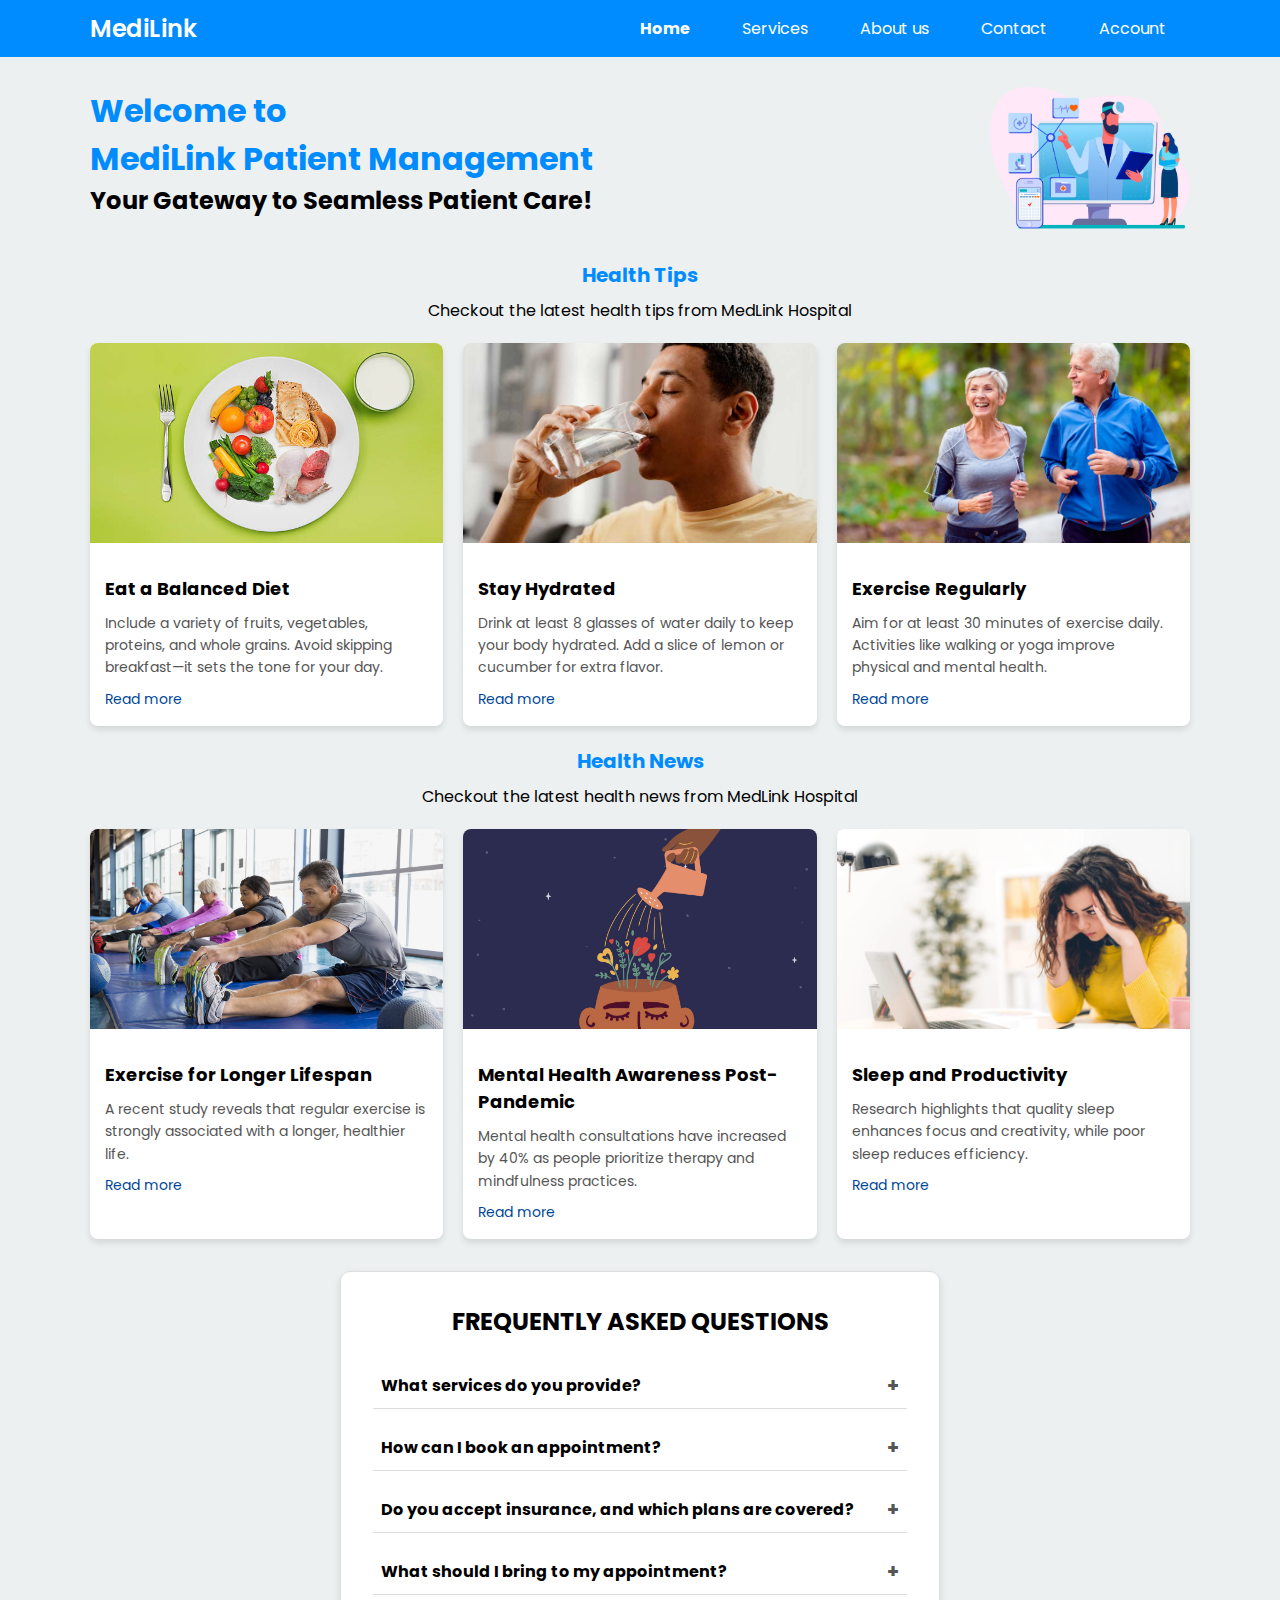
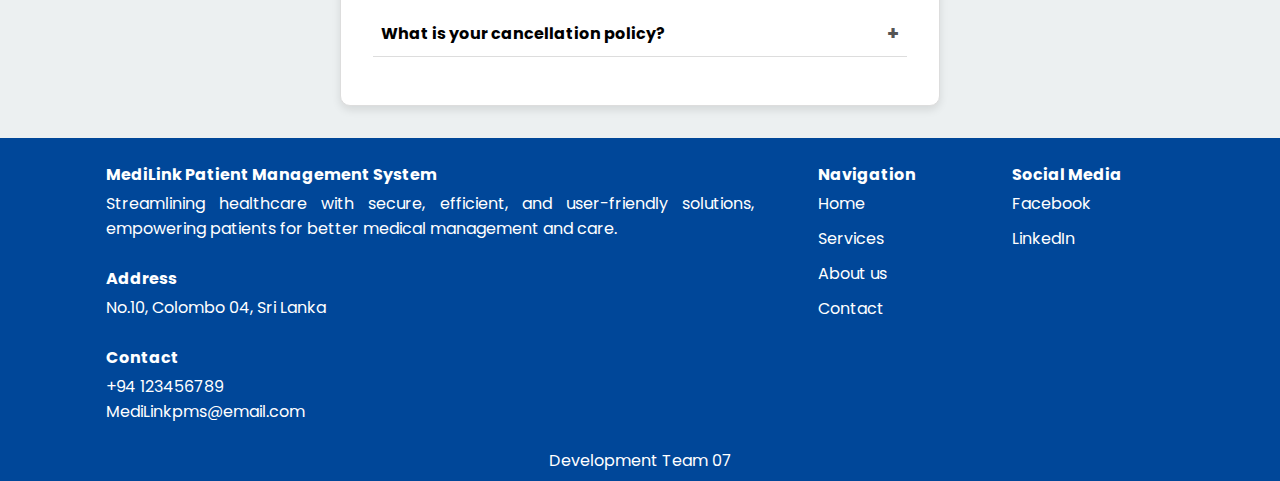
<file: index.html>
<!DOCTYPE html>
<html lang="en">
  <head>
    <title>MediLink | Home</title>
    <link rel="stylesheet" href="Style/style.css" />
    <link rel="stylesheet" href="Style/healthtips.css" />
    <link rel="stylesheet" href="Style/faq.css" />
  </head>
  <body>
    <header>
      <nav>
        <h1 class="logo">MediLink</h1>
        <ul class="menu">
          <li>
            <a href="index.html"><b>Home</b></a>
          </li>

          <li><a href="services.php">Services</a></li>

          <li><a href="aboutus.html">About us</a></li>

          <li><a href="contactus.html">Contact</a></li>

          <li><a href="signin.html">Account</a></li>
        </ul>
      </nav>
    </header>

    <div class="content header-msg">
      <div>
        <h1>Welcome to</h1>
        <h1>MediLink Patient Management</h1>
        <h2>Your Gateway to Seamless Patient Care!</h2>
      </div>

      <img src="Images/home2.png" />
    </div>

    <div class="health-container">
      <h1>Health Tips</h1>
      <h4>Checkout the latest health tips from MedLink Hospital</h4>
      <div class="tip-grid">
        <div class="tip-box">
          <div class="tip-image">
            <img src="Images/image1.jpg" alt="Eat a Balanced Diet" />
          </div>
          <div class="tip-content">
            <h3 class="tip-title">Eat a Balanced Diet</h3>
            <p class="tip-text">
              Include a variety of fruits, vegetables, proteins, and whole
              grains. Avoid skipping breakfast—it sets the tone for your day.
            </p>
            <a href="#" class="read-more">Read more</a>
          </div>
        </div>

        <div class="tip-box">
          <div class="tip-image">
            <img src="Images/image2.jpg" alt="Stay Hydrated" />
          </div>
          <div class="tip-content">
            <h3 class="tip-title">Stay Hydrated</h3>
            <p class="tip-text">
              Drink at least 8 glasses of water daily to keep your body
              hydrated. Add a slice of lemon or cucumber for extra flavor.
            </p>
            <a href="#" class="read-more">Read more</a>
          </div>
        </div>

        <div class="tip-box">
          <div class="tip-image">
            <img src="Images/image3.jpg" alt="Exercise Regularly" />
          </div>
          <div class="tip-content">
            <h3 class="tip-title">Exercise Regularly</h3>
            <p class="tip-text">
              Aim for at least 30 minutes of exercise daily. Activities like
              walking or yoga improve physical and mental health.
            </p>
            <a href="#" class="read-more">Read more</a>
          </div>
        </div>
      </div>
    </div>

    <div class="health-container">
      <h1>Health News</h1>
      <h4>Checkout the latest health news from MedLink Hospital</h4>
      <div class="tip-grid">
        <div class="tip-box">
          <div class="tip-image">
            <img src="Images/image4.jpg" alt="Exercise for Longer Lifespan" />
          </div>
          <div class="tip-content">
            <h3 class="tip-title">Exercise for Longer Lifespan</h3>
            <p class="tip-text">
              A recent study reveals that regular exercise is strongly
              associated with a longer, healthier life.
            </p>
            <a href="#" class="read-more">Read more</a>
          </div>
        </div>

        <div class="tip-box">
          <div class="tip-image">
            <img
              src="Images/image5.jpg"
              alt="Mental Health Awareness Post-Pandemic"
            />
          </div>
          <div class="tip-content">
            <h3 class="tip-title">Mental Health Awareness Post-Pandemic</h3>
            <p class="tip-text">
              Mental health consultations have increased by 40% as people
              prioritize therapy and mindfulness practices.
            </p>
            <a href="#" class="read-more">Read more</a>
          </div>
        </div>

        <div class="tip-box">
          <div class="tip-image">
            <img src="Images/image6.webp" alt="Sleep and Productivity" />
          </div>
          <div class="tip-content">
            <h3 class="tip-title">Sleep and Productivity</h3>
            <p class="tip-text">
              Research highlights that quality sleep enhances focus and
              creativity, while poor sleep reduces efficiency.
            </p>
            <a href="#" class="read-more">Read more</a>
          </div>
        </div>
      </div>
    </div>

    <section class="faq">
      <h1>FREQUENTLY ASKED QUESTIONS</h1>
      <div class="faq-container">
        <!-- FAQ Item 1 -->
        <div class="faq-item">
          <button class="faq-question" aria-expanded="false">
            <span>What services do you provide?</span>
            <span class="icon">+</span>
          </button>
          <div class="faq-answer" hidden>
            MediLink Hospital is mid scale hospital committed to delivering
            exceptional healthcare services, combining advanced medical
            technology with compassionate care.
          </div>
        </div>

        <!-- FAQ Item 2 -->
        <div class="faq-item">
          <button class="faq-question" aria-expanded="false">
            <span>How can I book an appointment?</span>
            <span class="icon">+</span>
          </button>
          <div class="faq-answer" hidden>
            MediLink Hospital is mid scale hospital committed to delivering
            exceptional healthcare services, combining advanced medical
            technology with compassionate care.
          </div>
        </div>

        <!-- FAQ Item 3 -->
        <div class="faq-item">
          <button class="faq-question" aria-expanded="false">
            <span>Do you accept insurance, and which plans are covered?</span>
            <span class="icon">+</span>
          </button>
          <div class="faq-answer" hidden>
            MediLink Hospital is mid scale hospital committed to delivering
            exceptional healthcare services, combining advanced medical
            technology with compassionate care.
          </div>
        </div>

        <!-- FAQ Item 4 -->
        <div class="faq-item">
          <button class="faq-question" aria-expanded="false">
            <span>What should I bring to my appointment?</span>
            <span class="icon">+</span>
          </button>
          <div class="faq-answer" hidden>
            MediLink Hospital is mid scale hospital committed to delivering
            exceptional healthcare services, combining advanced medical
            technology with compassionate care.
          </div>
        </div>

        <!-- FAQ Item 5 -->
        <div class="faq-item">
          <button class="faq-question" aria-expanded="false">
            <span>What is your cancellation policy?</span>
            <span class="icon">+</span>
          </button>
          <div class="faq-answer" hidden>
            MediLink Hospital is mid scale hospital committed to delivering
            exceptional healthcare services, combining advanced medical
            technology with compassionate care.
          </div>
        </div>
      </div>
    </section>
    <script src="script/faq.js"></script>

    <footer>
      <div class="container">
        <div class="item1">
          <p class="footer-title">MediLink Patient Management System</p>
          <p>
            Streamlining healthcare with secure, efficient, and user-friendly
            solutions, empowering patients for better medical management and
            care.
          </p>
          <br />
          <p class="footer-title">Address</p>
          <p>No.10, Colombo 04, Sri Lanka</p>
          <br />

          <p class="footer-title">Contact</p>
          <p>+94 123456789</p>
          <p>MediLinkpms@email.com</p>
        </div>
        <div></div>
        <div class="item2">
          <p class="footer-title">Navigation</p>
          <ul class="footer-nav">
            <li><a href="index.html">Home</a></li>

            <li><a href="services.php">Services</a></li>

            <li><a href="aboutus.html">About us</a></li>

            <li><a href="contactus.html">Contact</a></li>
          </ul>
        </div>
        <div class="item3">
          <p class="footer-title">Social Media</p>
          <ul class="footer-nav">
            <li><a href="#">Facebook</a></li>
            <li><a href="#">LinkedIn</a></li>
          </ul>
        </div>
      </div>
      <p id="credits">Development Team 07</p>
    </footer>
  </body>
</html>
</file>
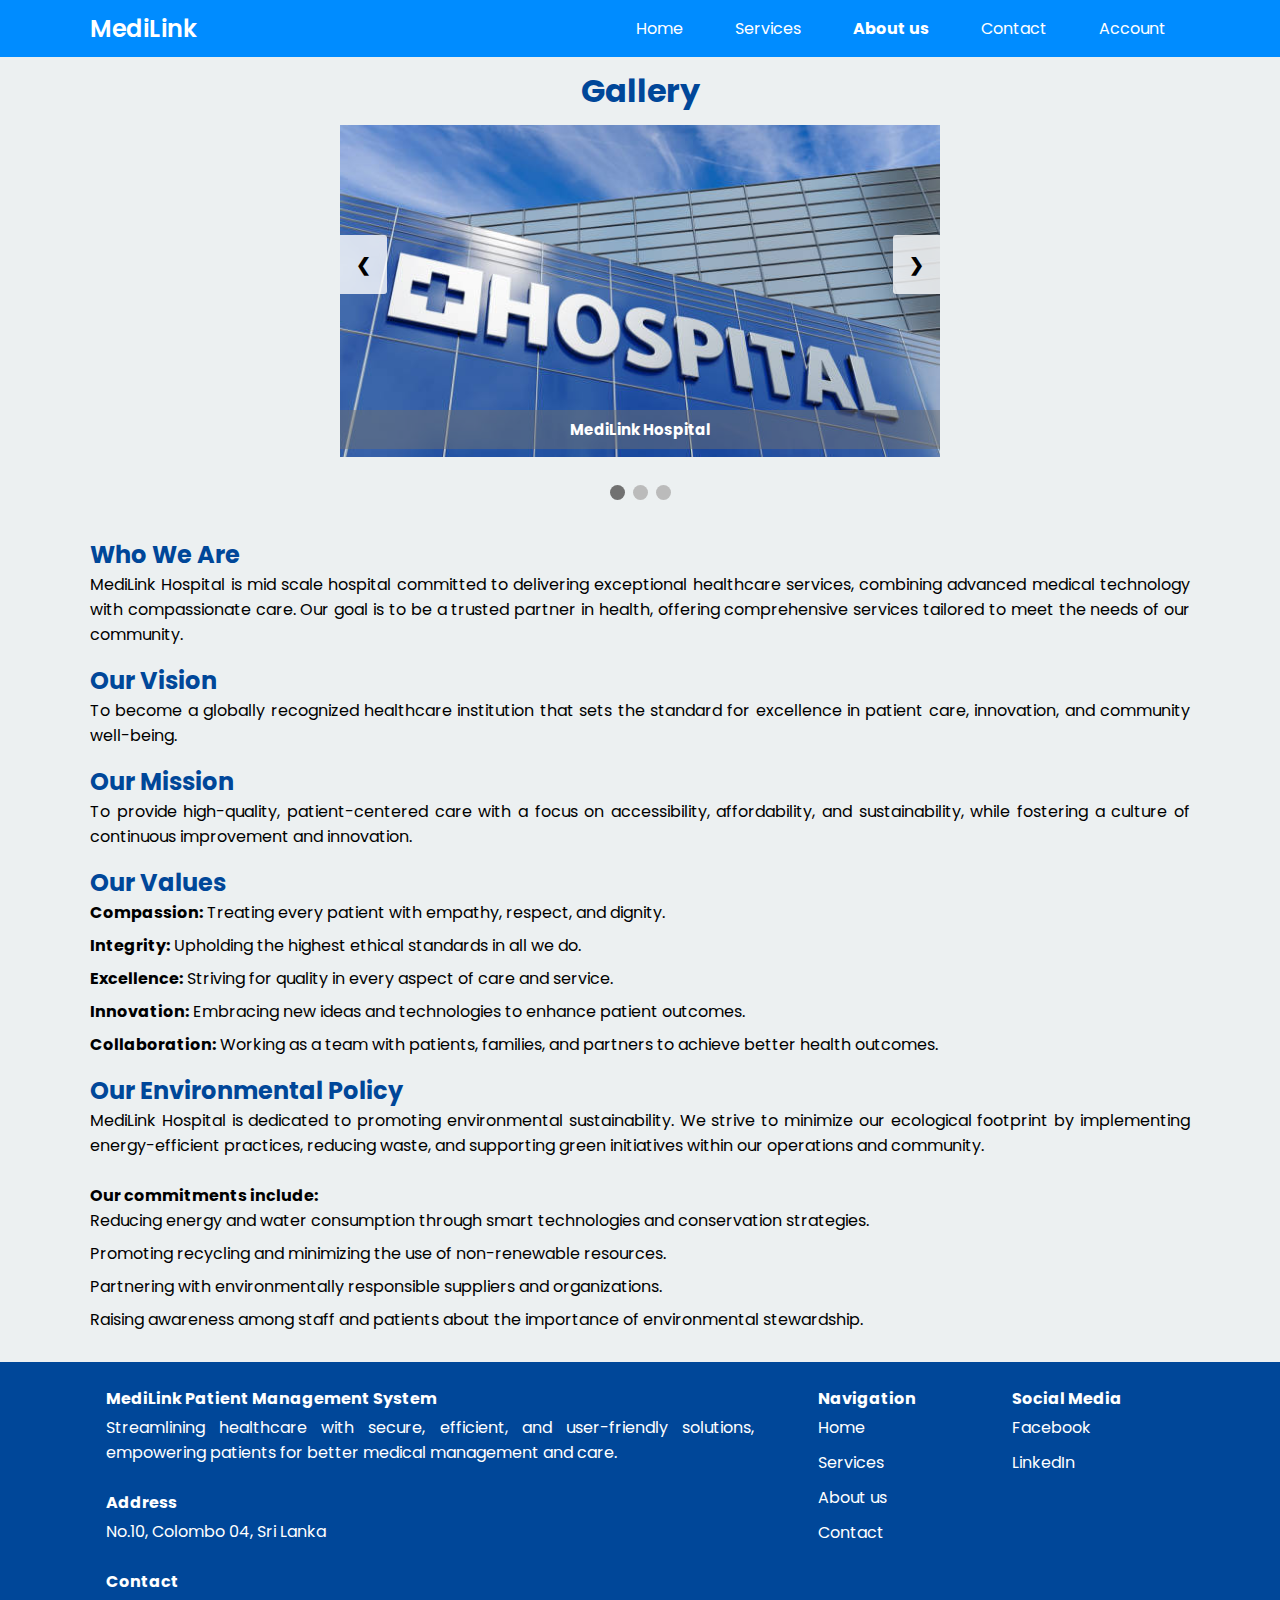
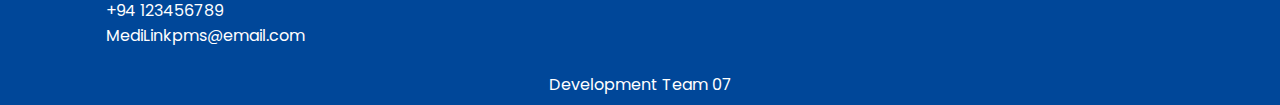
<file: aboutus.html>
<!DOCTYPE html>
<html lang="en">
  <head>
    <link rel="stylesheet" href="Style/slideshow.css" />
    <link rel="stylesheet" href="Style/style.css" />
    <link rel="stylesheet" href="Style/aboutus.css" />
    <meta charset="UTF-8" />
    <meta name="viewport" content="width=device-width, initial-scale=1.0" />
    <title>About Us | MediLink Hospital</title>
  </head>
  <body>
    <header>
      <nav>
        <h1 class="logo">MediLink</h1>
        <ul class="menu">
          <li><a href="index.html">Home</a></li>

          <li><a href="services.php">Services</a></li>

          <li>
            <a href="aboutus.html"><b>About us</b></a>
          </li>

          <li><a href="contactus.html">Contact</a></li>

          <li><a href="signin.html">Account</a></li>
        </ul>
      </nav>
    </header>

    <div class="slideshow-container">
      <h1>Gallery</h1>
      <div class="mySlides fade">
        <img src="Images/gallery1.jpg" alt="Image 1" />
        <div class="text">MediLink Hospital</div>
      </div>

      <div class="mySlides fade">
        <img src="Images/gallery2.jpg" alt="Image 2" />
        <div class="text">Our Staff</div>
      </div>

      <div class="mySlides fade">
        <img src="Images/gallery3.jpg" alt="Image 3" />
        <div class="text">Patient Care</div>
      </div>

      <a class="prev" onclick="plusSlides(-1)">&#10094;</a>
      <a class="next" onclick="plusSlides(1)">&#10095;</a>
    </div>
    <br />

    <div style="text-align: center">
      <span class="dot" onclick="currentSlide(1)"></span>
      <span class="dot" onclick="currentSlide(2)"></span>
      <span class="dot" onclick="currentSlide(3)"></span>
    </div>

    <div class="content">
      <h2>Who We Are</h2>
      <p>
        MediLink Hospital is mid scale hospital committed to delivering
        exceptional healthcare services, combining advanced medical technology
        with compassionate care. Our goal is to be a trusted partner in health,
        offering comprehensive services tailored to meet the needs of our
        community.
      </p>

      <h2>Our Vision</h2>
      <p>
        To become a globally recognized healthcare institution that sets the
        standard for excellence in patient care, innovation, and community
        well-being.
      </p>

      <h2>Our Mission</h2>
      <p>
        To provide high-quality, patient-centered care with a focus on
        accessibility, affordability, and sustainability, while fostering a
        culture of continuous improvement and innovation.
      </p>

      <h2>Our Values</h2>
      <ul>
        <li>
          <strong>Compassion:</strong> Treating every patient with empathy,
          respect, and dignity.
        </li>
        <li>
          <strong>Integrity:</strong> Upholding the highest ethical standards in
          all we do.
        </li>
        <li>
          <strong>Excellence:</strong> Striving for quality in every aspect of
          care and service.
        </li>
        <li>
          <strong>Innovation:</strong> Embracing new ideas and technologies to
          enhance patient outcomes.
        </li>
        <li>
          <strong>Collaboration:</strong> Working as a team with patients,
          families, and partners to achieve better health outcomes.
        </li>
      </ul>

      <h2>Our Environmental Policy</h2>
      <p>
        MediLink Hospital is dedicated to promoting environmental
        sustainability. We strive to minimize our ecological footprint by
        implementing energy-efficient practices, reducing waste, and supporting
        green initiatives within our operations and community.
      </p>
      <br />
      <p><b>Our commitments include:</b></p>
      <ul>
        <li>
          Reducing energy and water consumption through smart technologies and
          conservation strategies.
        </li>
        <li>
          Promoting recycling and minimizing the use of non-renewable resources.
        </li>
        <li>
          Partnering with environmentally responsible suppliers and
          organizations.
        </li>
        <li>
          Raising awareness among staff and patients about the importance of
          environmental stewardship.
        </li>
      </ul>
    </div>
    <footer>
      <div class="container">
        <div class="item1">
          <p class="footer-title">MediLink Patient Management System</p>
          <p>
            Streamlining healthcare with secure, efficient, and user-friendly
            solutions, empowering patients for better medical management and
            care.
          </p>
          <br />
          <p class="footer-title">Address</p>
          <p>No.10, Colombo 04, Sri Lanka</p>
          <br />

          <p class="footer-title">Contact</p>
          <p>+94 123456789</p>
          <p>MediLinkpms@email.com</p>
        </div>
        <div></div>
        <div class="item2">
          <p class="footer-title">Navigation</p>
          <ul class="footer-nav">
            <li><a href="index.html">Home</a></li>

            <li><a href="services.php">Services</a></li>

            <li><a href="aboutus.html">About us</a></li>

            <li><a href="contactus.html">Contact</a></li>
          </ul>
        </div>
        <div class="item3">
          <p class="footer-title">Social Media</p>
          <ul class="footer-nav">
            <li><a href="#">Facebook</a></li>
            <li><a href="#">LinkedIn</a></li>
          </ul>
        </div>
      </div>
      <p id="credits">Development Team 07</p>
    </footer>

    <script src="script/slideshow.js"></script>
  </body>
</html>
</file>
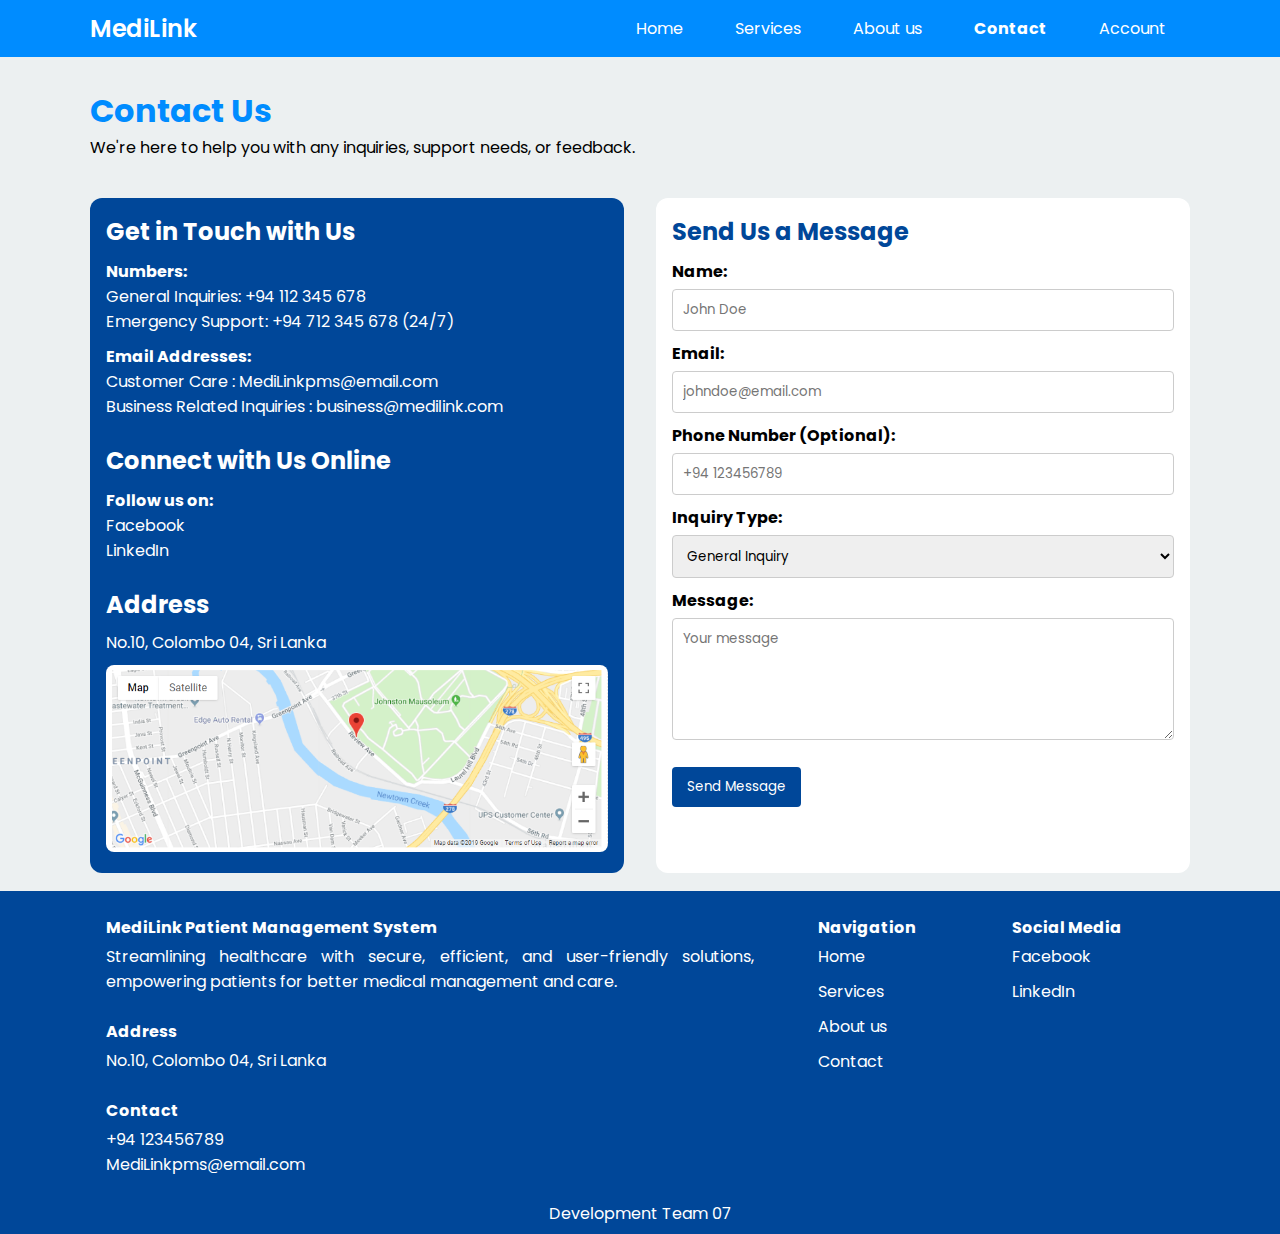
<file: contactus.html>
<!DOCTYPE html>
<html lang="en">
  <head>
    <meta charset="UTF-8" />
    <meta name="viewport" content="width=device-width, initial-scale=1.0" />
    <title>Contact Us - Medilink</title>
    <link rel="stylesheet" href="Style/style.css" />
    <link rel="stylesheet" href="Style/contactus.css" />
  </head>

  <body>
    <header>
      <nav>
        <h1 class="logo">MediLink</h1>
        <ul class="menu">
          <li><a href="index.html">Home</a></li>

          <li><a href="services.php">Services</a></li>

          <li><a href="aboutus.html">About us</a></li>

          <li>
            <a href="contactus.html"><b>Contact</b></a>
          </li>

          <li><a href="signin.html">Account</a></li>
        </ul>
      </nav>
    </header>

    <div class="content">
      <h1>Contact Us</h1>
      <p>
        We're here to help you with any inquiries, support needs, or feedback.
      </p>
    </div>

    <div class="container">
      <!-- Contact Information -->
      <div class="contact-info">
        <h2>Get in Touch with Us</h2>
        <p class="contact-title">Numbers:</p>
        <ul>
          <li>General Inquiries: +94 112 345 678</li>
          <li>Emergency Support: +94 712 345 678 (24/7)</li>
        </ul>
        <p class="contact-title">Email Addresses:</p>
        <ul>
          <li>Customer Care : MediLinkpms@email.com</li>
          <li>Business Related Inquiries : business@medilink.com</li>
        </ul>

        <h2 class="contact-title2">Connect with Us Online</h2>
        <p class="contact-title">Follow us on:</p>
        <ul>
          <li><p>Facebook</p></li>
          <li><p>LinkedIn</p></li>
        </ul>

        <h2 class="contact-title2">Address</h2>
        <p>No.10, Colombo 04, Sri Lanka</p>
        <img class="location" src="Images/location.png" alt="location">
      </div>
      <!-- Contact Form -->
      <div class="contact-form">
        <h2>Send Us a Message</h2>
        <form action="php/contact_process.php" method="POST">
          <label for="name">Name:</label>
          <input
            type="text"
            id="name"
            name="name"
            placeholder="John Doe"
            required
          />

          <label for="email">Email:</label>
          <input
            type="email"
            id="email"
            name="email"
            placeholder="johndoe@email.com"
          />

          <label for="phone">Phone Number (Optional):</label>
          <input
            type="tel"
            id="phone"
            name="phone"
            placeholder="+94 123456789"
          />

          <label for="inquiry-type">Inquiry Type:</label>
          <select id="inquiry-type" name="inquiry-type" required>
            <option value="General">General Inquiry</option>
            <option value="Support">Technical Support</option>
            <option value="Billing">Billing</option>
            <option value="Feedback">Feedback</option>
          </select>

          <label for="message">Message:</label>
          <textarea
            id="message"
            name="message"
            rows="5"
            placeholder="Your message"
            required
          ></textarea>

          <button type="submit">Send Message</button>
        </form>
      </div>
    </div>
    <footer>
      <div class="container">
        <div class="item1">
          <p class="footer-title">MediLink Patient Management System</p>
          <p>
            Streamlining healthcare with secure, efficient, and user-friendly
            solutions, empowering patients for better medical
            management and care.
          </p>
          <br />
          <p class="footer-title">Address</p>
          <p>No.10, Colombo 04, Sri Lanka</p>
          <br />

          <p class="footer-title">Contact</p>
          <p>+94 123456789</p>
          <p>MediLinkpms@email.com</p>
        </div>
        <div></div>
        <div class="item2">
          <p class="footer-title">Navigation</p>
          <ul class="footer-nav">
            <li><a href="index.html">Home</a></li>

            <li><a href="services.php">Services</a></li>

            <li><a href="aboutus.html">About us</a></li>

            <li><a href="contactus.html">Contact</a></li>
          </ul>
        </div>
        <div class="item3">
          <p class="footer-title">Social Media</p>
          <ul class="footer-nav">
            <li><a href="#">Facebook</a></li>
            <li><a href="#">LinkedIn</a></li>
          </ul>
        </div>
      </div>
      <p id="credits">Development Team 07</p>
    </footer>
  </body>
</html>
</file>
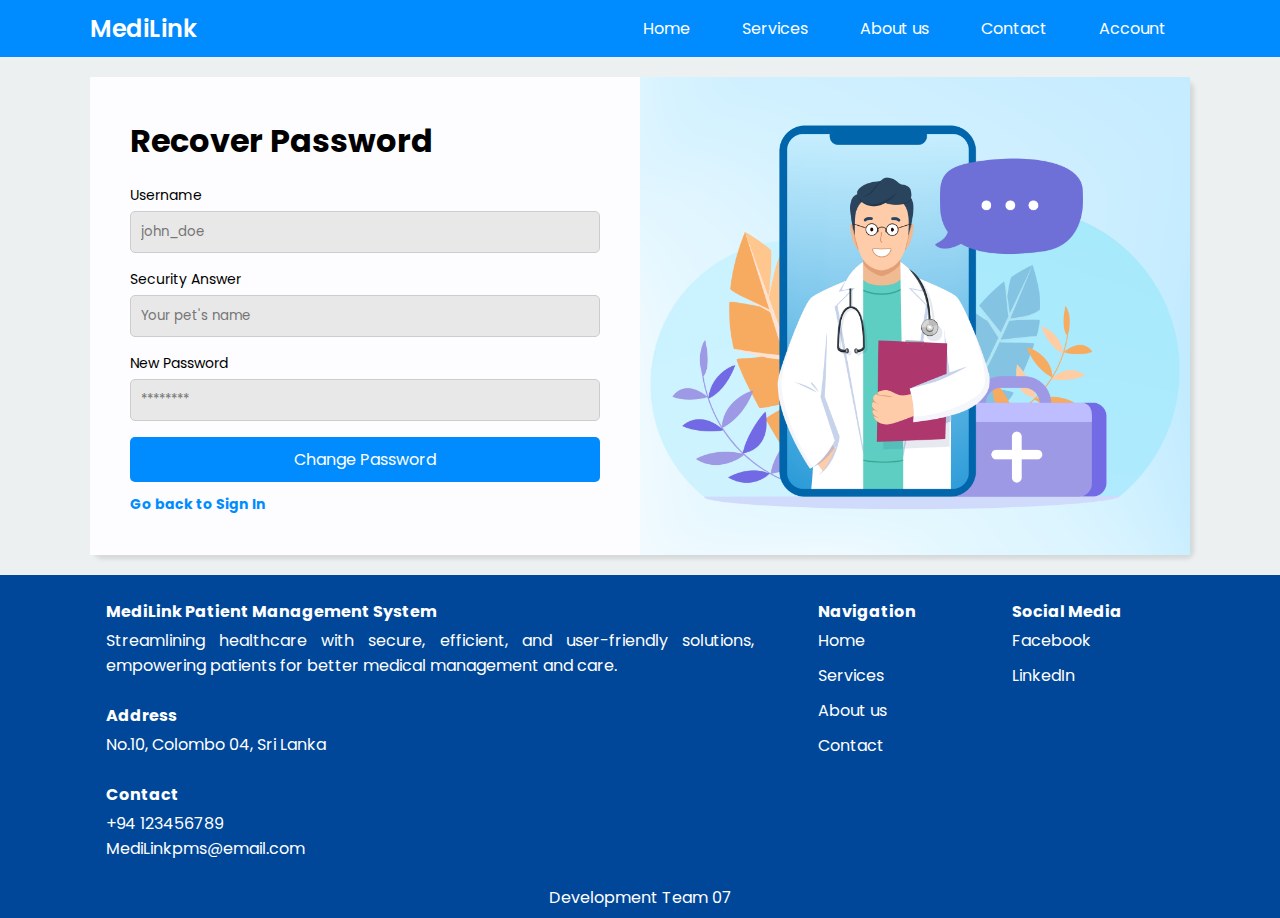
<file: recover_password.html>
<!DOCTYPE html>
<html lang="en">
  <head>
    <meta charset="UTF-8" />
    <meta name="viewport" content="width=device-width, initial-scale=1.0" />
    <link rel="stylesheet" href="Style/style.css" />
    <link rel="stylesheet" href="Style/sign.css" />
    <title>Signup Page</title>
  </head>
  <body>
    <header>
      <nav>
        <h1 class="logo">MediLink</h1>
        <ul class="menu">
          <li>
            <a href="index.html">Home</a>
          </li>

          <li><a href="services.php">Services</a></li>

          <li><a href="aboutus.html">About us</a></li>

          <li><a href="contactus.html">Contact</a></li>

          <li><a href="signin.html">Account</a></li>
        </ul>
      </nav>
    </header>

    <div class="signup-container">
      <div class="form-section">
        <h1>Recover Password</h1>
        <form method="post" action="php/recover_password.php">
          <label for="username">Username</label>
          <input
            type="text"
            id="username"
            name="username"
            placeholder="john_doe"
            required
            class="inputs-below"
          />

          <label for="security_answer">Security Answer</label>
          <input
            type="text"
            id="security_answer"
            name="security_answer"
            placeholder="Your pet's name"
            required
            class="inputs-below"
          />

          <label for="password">New Password</label>
          <input
            type="password"
            id="password"
            name="new_password"
            placeholder="********"
            required
            class="inputs-below"
          />

          <button type="submit" class="btn">Change Password</button>

          <a href="signin.html" id="forget-btn">Go back to Sign In</a>
        </form>
      </div>

      <div class="image-section"></div>
    </div>

    <footer>
      <div class="container">
        <div class="item1">
          <p class="footer-title">MediLink Patient Management System</p>
          <p>
            Streamlining healthcare with secure, efficient, and user-friendly
            solutions, empowering patients for better medical management and
            care.
          </p>
          <br />
          <p class="footer-title">Address</p>
          <p>No.10, Colombo 04, Sri Lanka</p>
          <br />

          <p class="footer-title">Contact</p>
          <p>+94 123456789</p>
          <p>MediLinkpms@email.com</p>
        </div>
        <div></div>
        <div class="item2">
          <p class="footer-title">Navigation</p>
          <ul class="footer-nav">
            <li><a href="index.html">Home</a></li>

            <li><a href="services.php">Services</a></li>

            <li><a href="aboutus.html">About us</a></li>

            <li><a href="contactus.html">Contact</a></li>
          </ul>
        </div>
        <div class="item3">
          <p class="footer-title">Social Media</p>
          <ul class="footer-nav">
            <li><a href="#">Facebook</a></li>
            <li><a href="#">LinkedIn</a></li>
          </ul>
        </div>
      </div>
      <p id="credits">Development Team 07</p>
    </footer>
  </body>
</html>
</file>
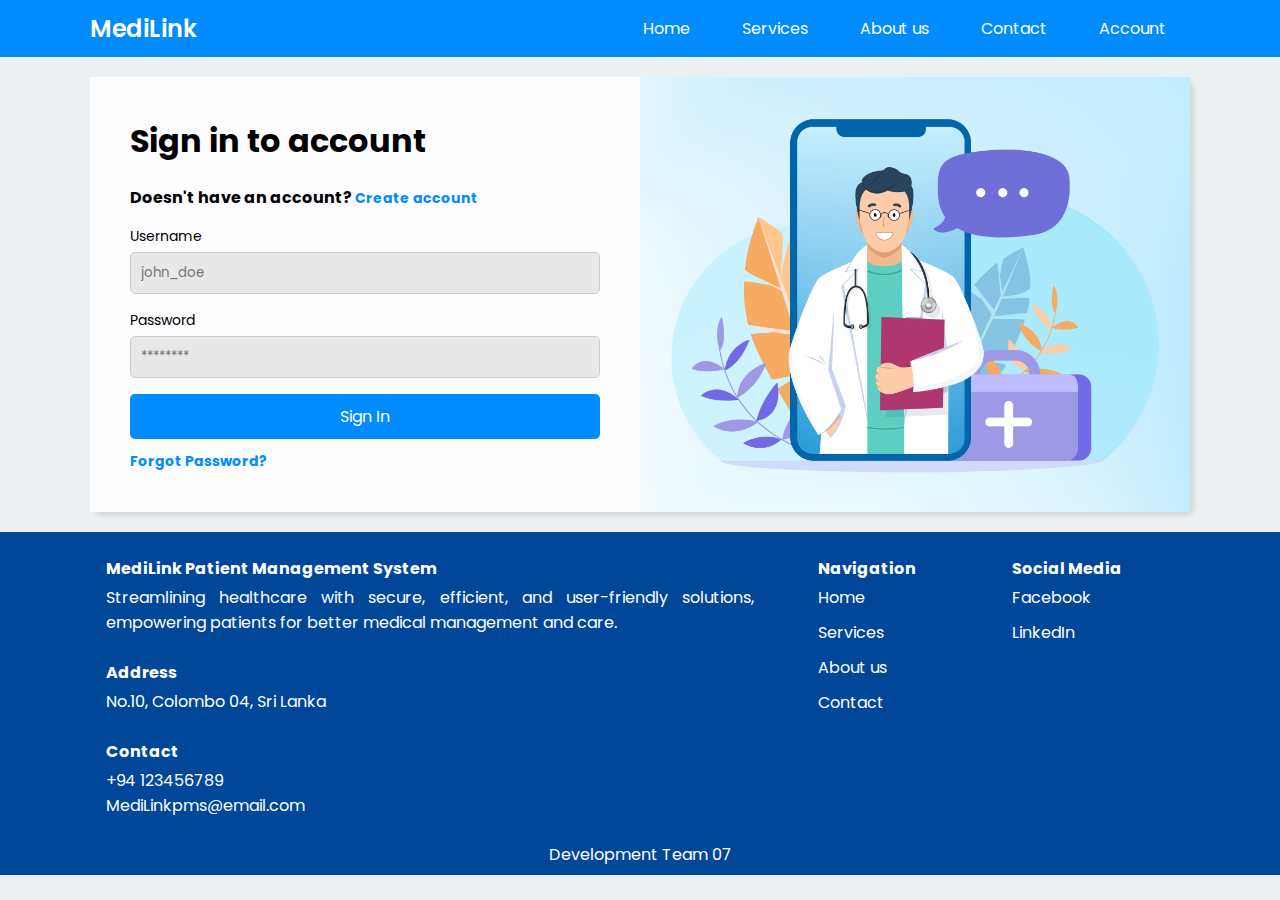
<file: signin.html>
<!DOCTYPE html>
<html lang="en">
  <head>
    <meta charset="UTF-8" />
    <meta name="viewport" content="width=device-width, initial-scale=1.0" />
    <link rel="stylesheet" href="Style/style.css" />
    <link rel="stylesheet" href="Style/sign.css" />
    <title>Signup Page</title>
  </head>
  <body>
    <header>
      <nav>
        <h1 class="logo">MediLink</h1>
        <ul class="menu">
          <li>
            <a href="index.html">Home</a>
          </li>

          <li><a href="services.php">Services</a></li>

          <li><a href="aboutus.html">About us</a></li>

          <li><a href="contactus.html">Contact</a></li>

          <li><a href="signin.html">Account</a></li>
        </ul>
      </nav>
    </header>

    <div class="signup-container">
      <div class="form-section">
        <h1>Sign in to account</h1>
        <p>Doesn't have an account? <a href="signup.html">Create account</a></p>
        <form method="post" action="php/signin.php">
          <label for="username">Username</label>
          <input
            type="text"
            id="username"
            name="username"
            placeholder="john_doe"
            required
            class="inputs-below"
          />

          <label for="password">Password</label>
          <input
            type="password"
            id="password"
            name="password"
            placeholder="********"
            required
            class="inputs-below"
          />

          <button type="submit" class="btn">Sign In</button>

          <a href="recover_password.html" id="forget-btn">Forgot Password?</a>
        </form>
      </div>

      <div class="image-section"></div>
    </div>

    <footer>
      <div class="container">
        <div class="item1">
          <p class="footer-title">MediLink Patient Management System</p>
          <p>
            Streamlining healthcare with secure, efficient, and user-friendly
            solutions, empowering patients for better medical management and
            care.
          </p>
          <br />
          <p class="footer-title">Address</p>
          <p>No.10, Colombo 04, Sri Lanka</p>
          <br />

          <p class="footer-title">Contact</p>
          <p>+94 123456789</p>
          <p>MediLinkpms@email.com</p>
        </div>
        <div></div>
        <div class="item2">
          <p class="footer-title">Navigation</p>
          <ul class="footer-nav">
            <li><a href="index.html">Home</a></li>

            <li><a href="services.php">Services</a></li>

            <li><a href="aboutus.html">About us</a></li>

            <li><a href="contactus.html">Contact</a></li>
          </ul>
        </div>
        <div class="item3">
          <p class="footer-title">Social Media</p>
          <ul class="footer-nav">
            <li><a href="#">Facebook</a></li>
            <li><a href="#">LinkedIn</a></li>
          </ul>
        </div>
      </div>
      <p id="credits">Development Team 07</p>
    </footer>
  </body>
</html>
</file>
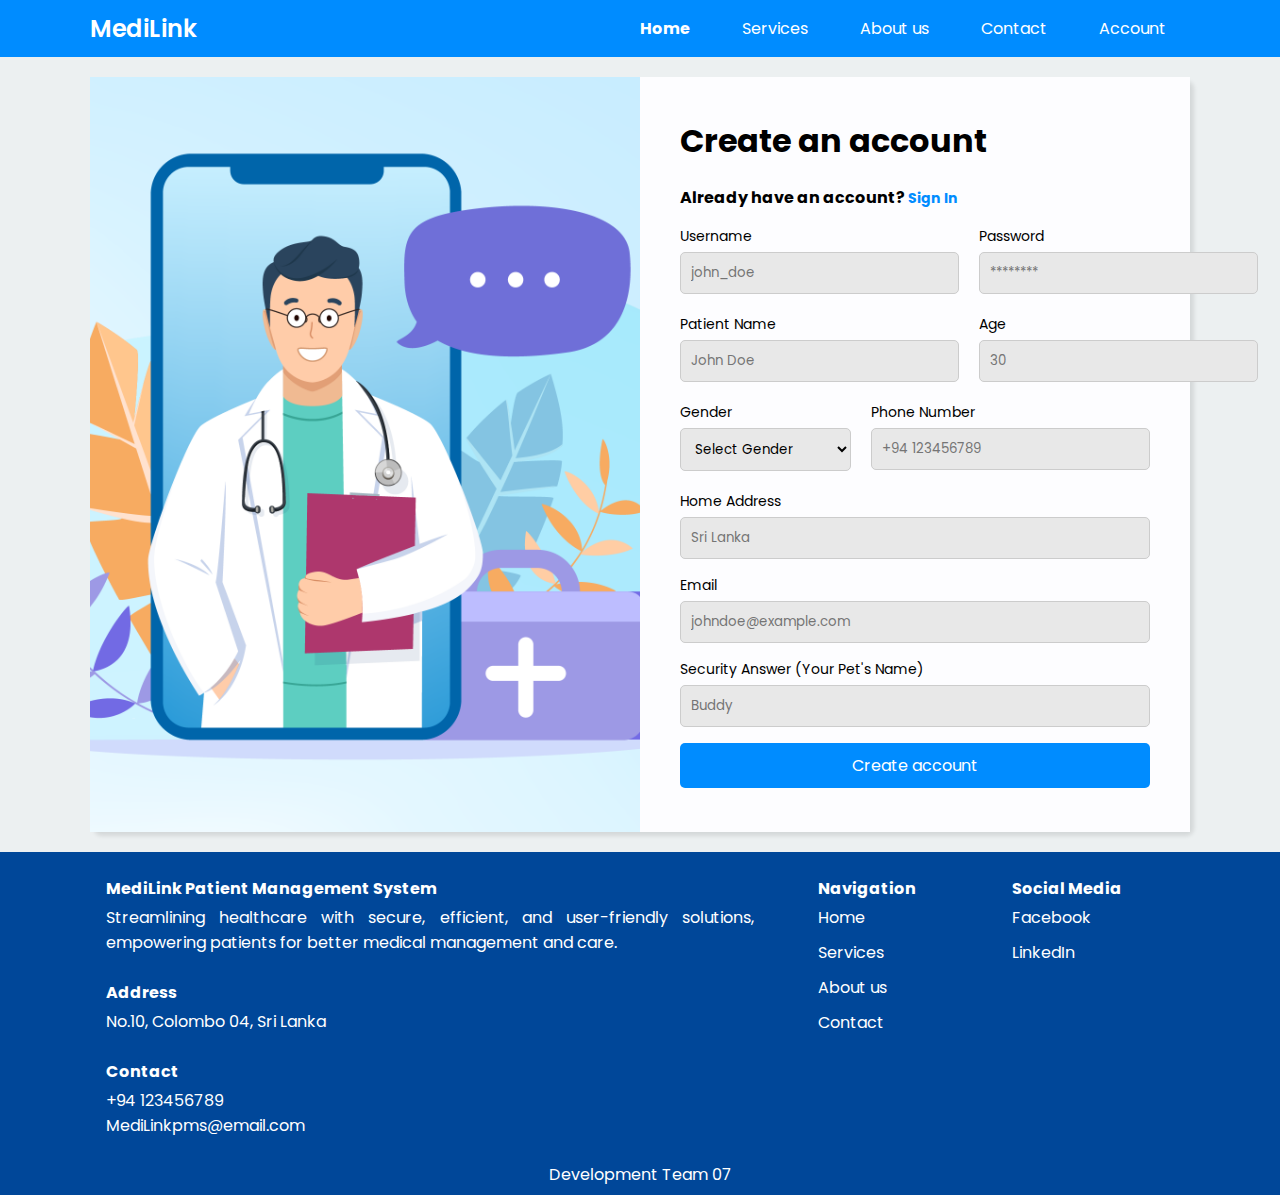
<file: signup.html>
<!DOCTYPE html>
<html lang="en">
  <head>
    <meta charset="UTF-8" />
    <meta name="viewport" content="width=device-width, initial-scale=1.0" />
    <link rel="stylesheet" href="Style/style.css" />
    <link rel="stylesheet" href="Style/sign.css" />
    <title>Signup Page</title>
    <style>
      textarea {
        padding: 10px;
        border: 1px solid #ccc;
        border-radius: 5px;
        background-color: #e8e8e8;
        color: #000000;
        height: 80px;
      }
    </style>
  </head>
  <body>
    <header>
      <nav>
        <h1 class="logo">MediLink</h1>
        <ul class="menu">
          <li>
            <a href="index.html"><b>Home</b></a>
          </li>

          <li><a href="services.php">Services</a></li>

          <li><a href="aboutus.html">About us</a></li>

          <li><a href="contactus.html">Contact</a></li>

          <li><a href="signin.html">Account</a></li>
        </ul>
      </nav>
    </header>
    <div class="signup-container">
      <div class="image-section"></div>
      <div class="form-section">
        <h1>Create an account</h1>
        <p>Already have an account? <a href="signin.html">Sign In</a></p>
        <form method="post" action="php/signup.php">
          <div class="form-row">
            <div class="form-group">
              <label for="username">Username</label>
              <input
                type="text"
                id="username"
                name="username"
                placeholder="john_doe"
                required
              />
            </div>
            <div class="form-group">
              <label for="password">Password</label>
              <input
                type="password"
                id="password"
                name="password"
                placeholder="********"
                required
              />
            </div>
          </div>

          <div class="form-row">
            <div class="form-group">
              <label for="patient_name">Patient Name</label>
              <input
                type="text"
                id="patient_name"
                name="patient_name"
                placeholder="John Doe"
                required
              />
            </div>
            <div class="form-group">
              <label for="age">Age</label>
              <input
                type="number"
                id="age"
                name="age"
                placeholder="30"
                required
              />
            </div>
          </div>

          <div class="form-row">
            <div class="form-group">
              <label for="gender">Gender</label>
              <select id="gender" name="gender" required>
                <option value="" disabled selected>Select Gender</option>
                <option value="Male">Male</option>
                <option value="Female">Female</option>
              </select>
            </div>
            <div class="form-group">
              <label for="phone_number">Phone Number</label>
              <input
                type="tel"
                id="phone_number"
                name="phone_number"
                placeholder="+94 123456789"
                required
              />
            </div>
          </div>

          <label for="address">Home Address</label>
          <input
            type="text"
            id="address"
            name="address"
            placeholder="Sri Lanka"
            class="inputs-below"
            required
          />

          <label for="email">Email</label>
          <input
            type="email"
            id="email"
            name="email"
            placeholder="johndoe@example.com"
            class="inputs-below"
            required
          />

          <label for="security_answer">Security Answer (Your Pet's Name)</label>
          <input
            type="text"
            id="security_answer"
            name="security_answer"
            placeholder="Buddy"
            required
            class="inputs-below"
          />

          <!-- <label for="patient_detail">Patient Detail</label>
          <textarea
            type="patient_detail"
            id="patient_detail"
            name="patient_detail"
            placeholder="Usual office worker"
            class="inputs-below"
            
          ></textarea>

          <label for="medical_history">Medical History</label>
          <textarea
            type="medical_history"
            id="medical_history"
            name="medical_history"
            placeholder="Your medical history here (Healthy)"
            class="inputs-below"
            
          ></textarea> -->

          <button type="submit" class="btn">Create account</button>
        </form>
      </div>
    </div>

    <footer>
      <div class="container">
        <div class="item1">
          <p class="footer-title">MediLink Patient Management System</p>
          <p>
            Streamlining healthcare with secure, efficient, and user-friendly
            solutions, empowering patients for better medical management and
            care.
          </p>
          <br />
          <p class="footer-title">Address</p>
          <p>No.10, Colombo 04, Sri Lanka</p>
          <br />

          <p class="footer-title">Contact</p>
          <p>+94 123456789</p>
          <p>MediLinkpms@email.com</p>
        </div>
        <div></div>
        <div class="item2">
          <p class="footer-title">Navigation</p>
          <ul class="footer-nav">
            <li><a href="index.html">Home</a></li>

            <li><a href="services.php">Services</a></li>

            <li><a href="aboutus.html">About us</a></li>

            <li><a href="contactus.html">Contact</a></li>
          </ul>
        </div>
        <div class="item3">
          <p class="footer-title">Social Media</p>
          <ul class="footer-nav">
            <li><a href="#">Facebook</a></li>
            <li><a href="#">LinkedIn</a></li>
          </ul>
        </div>
      </div>
      <p id="credits">Development Team 07</p>
    </footer>
  </body>
</html>
</file>
<file: Style/style.css>
@import url("https://fonts.googleapis.com/css2?family=Poppins:wght@200;300;400;500;600;700;800&display=swap");

html,
body {
  height: 100%;
}

:root {
  --primary: #008cff;
  --secondary: #004799;
}

* {
  margin: 0;
  padding: 0;
  box-sizing: border-box;
  font-family: "Poppins", sans-serif;
}

body {
  background-color: #ecf0f1;
}

/* Navbar Style */
header {
  background-color: var(--primary);
}

nav {
  max-width: 1100px;
  margin: 0 auto;
  display: flex;
  justify-content: space-between;
  align-items: center;
}

.logo {
  font-size: 1.5rem;
  color: #fff;
  font-weight: 600;
}

.menu {
  list-style: none;
}

.menu > li,
.menu > a {
  display: inline-block;
}

.menu li {
  position: relative;
}

.menu a {
  text-decoration: none;
  color: #fff;
  display: block;
  padding: 16px 1.5rem;
  border-radius: 0 0 8px 8px;
  transition: background-color 0.3s ease-in-out;
}

.menu a:hover {
  background-color: var(--secondary);
  color: #fff;
  box-shadow: 4px 0px 4px rgb(0, 0, 0, 0.2);
}

/* Footer Syle */

footer {
  background-color: var(--secondary);
}

.container {
  color: #fff;
  padding: 8px 0;
  margin-top: 20px;
  display: flex;
  justify-content: space-between;
  align-items: flex-start;
  max-width: 1100px;
  margin: 0 auto;
}

.container div {
  padding: 16px;
}

.item1 {
  flex: 4;
}

.item2 {
  flex: 1;
}

.item3 {
  flex: 1;
}

footer div p {
  text-align: justify;
}

footer .footer-nav {
  display: flex;
  flex-direction: column;
  gap: 10px;
}

footer ul {
  list-style: none;
}

.footer-nav li a {
  text-decoration: none;
  color: #fff;
  padding: 10px 0;
  transition: background-color 0.3 ease-in-out;
  border-radius: 5px;
}

.footer-nav li a:hover {
  color: var(--primary);
}

footer p {
  text-align: center;
}

.footer-title {
  font-weight: bold;
  margin-bottom: 4px;
}

#credits {
  text-align: center;
  padding-bottom: 8px;
  color: #fff;
}

/* Content */
.header-msg {
  display: flex;
  justify-content: space-between;
}

.header-msg img {
  width: 200px;
}

.content {
  max-width: 1100px;
  margin: 30px auto;
}

.content h1 {
  color: var(--primary);
}
</file>
<file: Style/healthtips.css>
.health-container {
  max-width: 1100px;
  margin: 0px auto;
  margin-bottom: 20px;
}

.health-container h1 {
  font-size: 20px;
  text-align: center;
  color: var(--primary);
  margin-bottom: 8px;
}

.health-container h4 {
  text-align: center;
  margin-bottom: 20px;
  font-weight: normal;
}

.tip-grid {
  display: grid;
  grid-template-columns: repeat(auto-fit, minmax(300px, 1fr));
  gap: 20px;
}

.tip-box {
  background: #fff;
  border-radius: 8px;
  box-shadow: 0 4px 6px rgba(0, 0, 0, 0.1);
  transition: transform 0.3s;
}

.tip-box:hover {
  transform: translateY(-5px);
}

.tip-image img {
  width: 100%;
  height: 200px;
  object-fit: cover;
  border-radius: 8px 8px 0 0;
}

.tip-content {
  padding: 15px;
}

.tip-title {
  font-size: 18px;
  font-weight: bold;
  margin: 10px 0;
}

.tip-text {
  font-size: 14px;
  color: #555;
  line-height: 1.6;
}

.read-more {
  display: inline-block;
  margin-top: 10px;
  font-size: 14px;
  color: var(--secondary);
  text-decoration: none;
}

.read-more:hover {
  text-decoration: underline;
}
</file>
<file: Style/faq.css>
.faq {
  text-align: center;
  padding: 2rem;
  background-color: #ffffff;
  max-width: 600px;
  margin: 2rem auto;
  border: 1px solid #ddd;
  border-radius: 10px;
  box-shadow: 0 4px 8px rgba(0, 0, 0, 0.1);
}

.faq h1 {
  font-size: 1.5rem;
  margin-bottom: 1.5rem;
}

.faq-container {
  text-align: left;
}

.faq-item {
  border-bottom: 1px solid #ddd;
  margin-bottom: 1rem;
}

.faq-question {
  background: none;
  border: none;
  font-size: 1rem;
  font-weight: bold;
  width: 100%;
  text-align: left;
  padding: 0.5rem;
  cursor: pointer;
  display: flex;
  justify-content: space-between;
  align-items: center;
}

.faq-question .icon {
  font-size: 1.2rem;
  color: #555;
  transition: transform 0.3s ease;
}

.faq-question[aria-expanded="true"] .icon {
  transform: rotate(45deg);
}

.faq-answer {
  font-size: 1rem;
  color: #555;
  padding: 0.5rem;
  font-family: Arial, sans-serif;
  text-align: justify;
}
</file>
<file: Style/slideshow.css>
.slideshow-container {
  width: 600px;
  height: 400px;
  position: relative;
  margin: 0 auto;
  overflow: hidden;
}

.slideshow-container h1 {
  margin: 10px;
  text-align: center;
  color: var(--secondary);
}

.mySlides {
  display: none;
  width: 100%;
  height: 100%;
}

.mySlides img {
  width: 100%;
  height: 100%;
  object-fit: cover;
}

.prev,
.next {
  cursor: pointer;
  position: absolute;
  top: 50%;
  width: auto;
  margin-top: -22px;
  padding: 16px;
  color: black;
  background-color: rgba(255, 255, 255, 0.8);
  font-weight: bold;
  font-size: 18px;
  transition: 0.6s ease;
  border-radius: 0 3px 3px 0;
  user-select: none;
}

.next {
  right: 0;
  border-radius: 3px 0 0 3px;
}

.prev:hover,
.next:hover {
  background-color: rgb(255, 255, 255);
}

.text {
  background-color: #7171717d;
  color: #ffffff;
  font-size: 15px;
  font-weight: bold;
  padding: 8px 12px;
  position: absolute;
  bottom: 8px;
  width: 100%;
  text-align: center;
}

.dot {
  cursor: pointer;
  height: 15px;
  width: 15px;
  margin: 0 2px;
  background-color: #bbb;
  border-radius: 50%;
  display: inline-block;
  transition: background-color 0.6s ease;
}

.active,
.dot:hover {
  background-color: #717171;
}

.fade {
  animation-name: fade;
  animation-duration: 1.5s;
}

@keyframes fade {
  from {
    opacity: 0.4;
  }
  to {
    opacity: 1;
  }
}
</file>
<file: Style/aboutus.css>
.content h1,
.content h2 {
  color: var(--secondary);
  margin-top: 16px;
}
.content ul {
  list-style-type: none;
  padding: 0;
}
.content ul li {
  margin-bottom: 0.5rem;
}

.content p {
  text-align: justify;
}
</file>
<file: Style/contactus.css>
.contact-info,.contact-form{
  flex: 1;
  height: 675px;
  border-radius: 12px;
  margin-bottom: 10px;
}

.contact-info {
  margin-right: 16px;
  background-color: var(--secondary);
}

.contact-form {
  margin-left: 16px;
  background-color: #fff;
}

.contact-form:hover, .contact-info:hover{
  box-shadow: 4px 4px 8px rgba(0, 0, 0, 0.1);
}

.container ul{
  list-style: none;
}

.contact-form h2, .contact-info h2{
  margin-bottom: 8px;
}

.contact-title{
  font-weight: bold;
  margin-top: 10px;
}

.contact-title2{
  margin-top: 24px;
}

.contact-form h2 {
  color: var(--secondary);
}

.location{
  margin-top: 10px;
  width: 100%;
  border-radius: 8px;
}

form label {
  display: block;
  margin-top: 10px;
  color: #000;
  font-weight: bold;
}

form input,
form select,
form textarea {
  width: 100%;
  padding: 10px;
  margin-top: 5px;
  border: 1px solid #ccc;
  border-radius: 4px;
}

form button {
  margin-top: 20px;
  background: var(--secondary);
  color: white;
  padding: 10px 15px;
  border: none;
  border-radius: 4px;
  cursor: pointer;
}

form button:hover {
  background:var(--primary);
  box-shadow: 2px 2px 4px rgba(0, 0, 0, 0.2);
}
</file>
<file: Style/sign.css>
.signup-container {
  display: flex;
  max-width: 1100px;
  margin: 20px auto;
  border-radius: 8px;
  box-shadow: 4px 4px 4px rgba(0, 0, 0, 0.1);
}

.image-section {
  width: 50%;
  background: url("../Images/doctor2.png") no-repeat center center/cover;
  display: flex;
  align-items: center;
  justify-content: center;
}

.form-section {
  width: 50%;
  background-color: #fdfdff;
  padding: 40px;
  display: flex;
  flex-direction: column;
  justify-content: center;
}

.form-section h1 {
  color: #000000;
  margin-bottom: 20px;
}

.form-section form {
  display: flex;
  flex-direction: column;
}

.form-row {
  display: flex;
  gap: 20px;
  margin-bottom: 20px;
}

.form-row .form-group {
  flex: 1;
  display: flex;
  flex-direction: column;
}

.form-section label {
  color: #000000;
  margin-bottom: 5px;
  font-size: 14px;
}

.form-section input,
select {
  padding: 10px;
  border: 1px solid #ccc;
  border-radius: 5px;
  background-color: #e8e8e8;
  color: #000000;
}

.form-section input:focus {
  border-color: var(--primary);
  outline: none;
}

.inputs-below {
  margin-bottom: 16px;
}

.form-section .btn {
  padding: 10px;
  border: none;
  border-radius: 5px;
  background-color: var(--primary);
  color: #fff;
  font-size: 16px;
  cursor: pointer;
  margin-bottom: 4px;
}

.form-section .btn:hover {
  background-color: var(--secondary);
}

.form-section p {
  margin-bottom: 16px;
  font-weight: bold;
}

.form-section a {
  color: var(--primary);
  text-decoration: none;
  font-size: 14px;
}

.form-section a:hover {
  text-decoration: none;
}

#forget-btn {
  margin-top: 8px;
  font-weight: bold;
}

#forget-btn:hover {
  color: var(--secondary);
}
</file>
